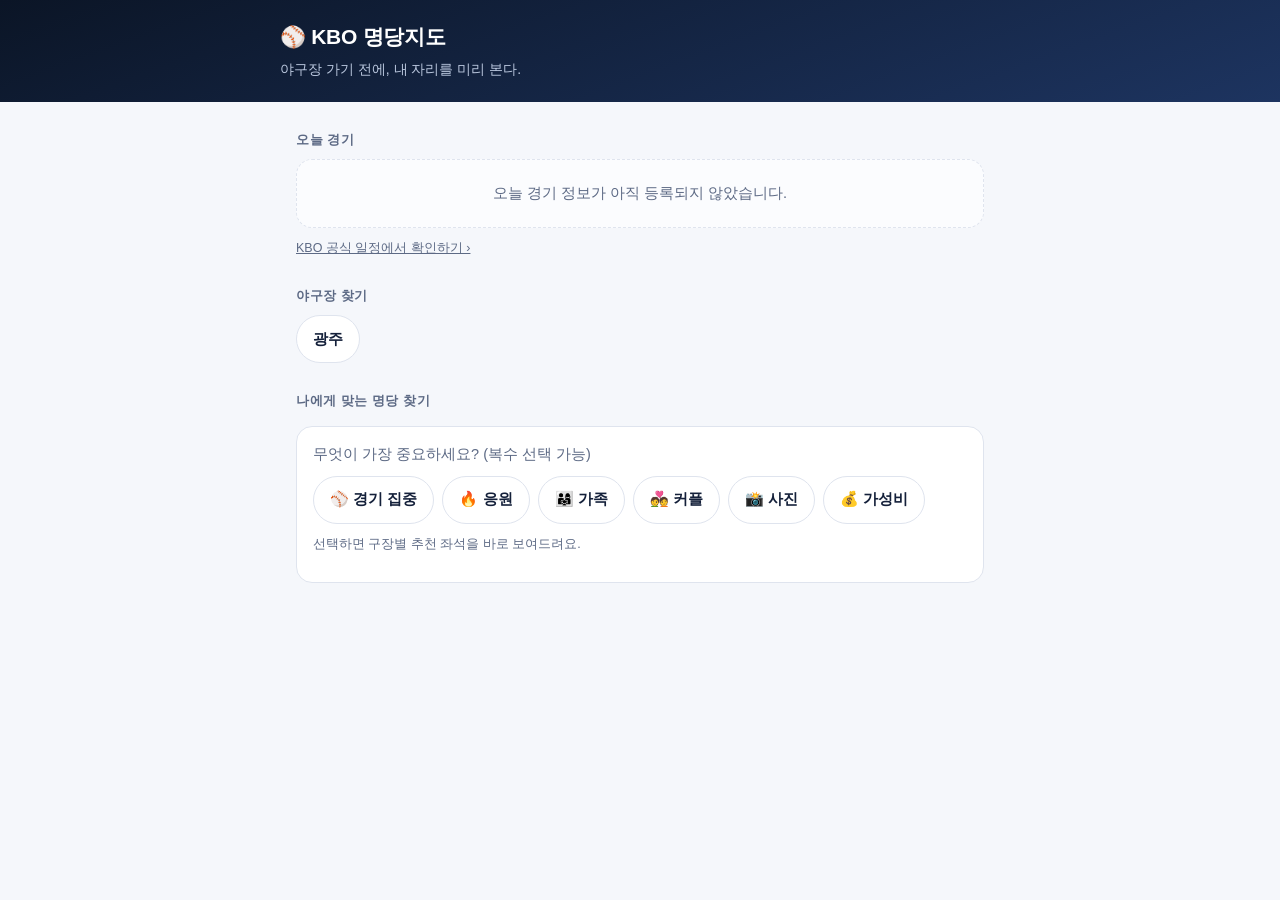
<file: index.html>
<!doctype html>
<html lang="ko">
<head>
<meta charset="UTF-8" />
<meta name="viewport" content="width=device-width, initial-scale=1, viewport-fit=cover" />
<title>KBO 명당지도 | 야구장 좌석·시야·날씨·예매 한눈에</title>
<meta name="description" content="야구장 가기 전에 내 자리를 미리 본다. 구장별 좌석 명당과 시야, 직관 날씨, 먹거리·굿즈샵·교통 정보를 한 곳에서 확인하세요." />
<!-- 공유 미리보기(OG).
     카카오·X 같은 스크래퍼는 이미지를 "이미지 URL"을 키로 자기 서버에 복사해두고
     오래 재확인하지 않는다. 그래서 og-image.png의 내용만 바꾸면 공유 카드는 몇 주 동안
     옛날 그림 그대로다. 그림을 바꿔야 할 때는 내용만 갈아끼우지 말고 파일명을
     og-image-v2.png 처럼 올릴 것. 옛 파일도 남겨둔다(이미 퍼진 링크가 깨지지 않도록). -->
<link rel="canonical" href="https://minimalbreeze.github.io/kbo-myeongdang/" />
<meta property="og:type" content="website" />
<meta property="og:site_name" content="KBO 명당지도" />
<meta property="og:locale" content="ko_KR" />
<meta property="og:title" content="⚾ KBO 명당지도 — 야구장 가기 전에, 내 자리를 미리 본다" />
<meta property="og:description" content="야구장 가기 전에, 내 자리를 미리 본다. 좌석 지도에서 구역을 눌러 시야와 평가를 확인하고, 직관 날씨와 경기 상태까지 한 화면에서." />
<meta property="og:image" content="https://minimalbreeze.github.io/kbo-myeongdang/og-image.png" />
<meta property="og:image:width" content="1200" />
<meta property="og:image:height" content="630" />
<meta property="og:url" content="https://minimalbreeze.github.io/kbo-myeongdang/" />
<meta name="twitter:card" content="summary_large_image" />
<meta name="twitter:title" content="⚾ KBO 명당지도 — 야구장 가기 전에, 내 자리를 미리 본다" />
<meta name="twitter:description" content="야구장 가기 전에, 내 자리를 미리 본다. 좌석 지도에서 구역을 눌러 시야와 평가를 확인하고, 직관 날씨와 경기 상태까지 한 화면에서." />
<meta name="twitter:image" content="https://minimalbreeze.github.io/kbo-myeongdang/og-image.png" />

<meta name="theme-color" content="#0b1526" />
<meta name="apple-mobile-web-app-capable" content="yes" />
<meta name="apple-mobile-web-app-status-bar-style" content="black-translucent" />
<meta name="apple-mobile-web-app-title" content="명당지도" />
<meta name="mobile-web-app-capable" content="yes" />
<link rel="manifest" href="manifest.json" />
<link rel="apple-touch-icon" href="icon-180.png" />
<link rel="icon" href="icon.svg" type="image/svg+xml" />
<link rel="icon" href="icon-192.png" type="image/png" sizes="192x192" />
<link rel="stylesheet" href="css/base.css" />
</head>
<body>

<header class="site-header">
  <div class="inner">
    <h1><a href="./">⚾ KBO 명당지도</a></h1>
    <p class="tagline">야구장 가기 전에, 내 자리를 미리 본다.</p>
  </div>
</header>

<div class="wrap">

  <h2 class="section-title">오늘 경기</h2>
  <div id="today-games" aria-live="polite">
    <div class="empty">경기 정보를 불러오는 중…</div>
  </div>

  <h2 class="section-title">야구장 찾기</h2>
  <div id="stadium-list" class="chips"></div>

  <h2 class="section-title">나에게 맞는 명당 찾기</h2>
  <div class="card">
    <p style="margin:0 0 10px;font-size:14.5px;color:var(--dim)">
      무엇이 가장 중요하세요? (복수 선택 가능)
    </p>
    <div id="pref-chips" class="chips"></div>
    <p id="pref-hint" class="meta"></p>
  </div>

</div>

<div class="sticky-cta" id="home-cta" hidden>
  <div class="inner">
    <a class="btn btn-primary btn-block" id="home-cta-link" href="#">명당 보러가기</a>
  </div>
</div>

<script src="js/config.js"></script>
<script src="js/analytics.js"></script>
<script src="js/services/dataService.js"></script>
<script src="js/services/gameService.js"></script>
<script src="js/services/shareService.js"></script>
<script src="js/recommend.js"></script>
<script src="js/ui/render.js"></script>
<script src="js/home.js"></script>
<!-- 서비스 워커 — 야구장에서 네트워크가 안 터져도 한 번 본 화면과 구장 데이터가 열린다.
     날씨는 캐시하지 않는다(오래된 날씨를 지금 날씨처럼 보여주지 않는다).
     등록에 실패해도 앱은 평소대로 동작한다. -->
<script>
  if ('serviceWorker' in navigator) {
    window.addEventListener('load', function () {
      navigator.serviceWorker.register('sw.js').catch(function () { /* 없어도 그만 */ });
    });
  }
</script>
</body>
</html>
</file>
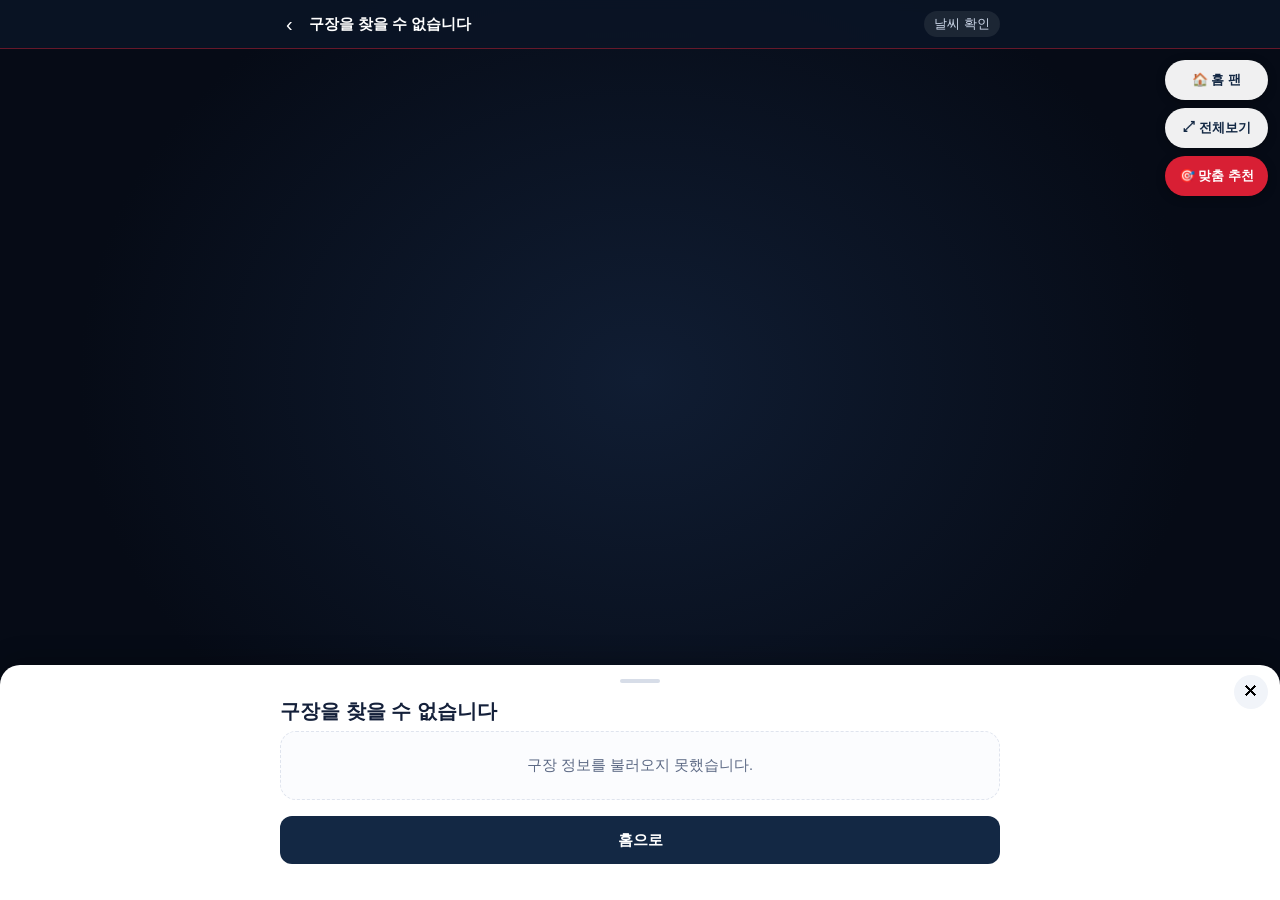
<file: stadium.html>
<!doctype html>
<html lang="ko">
<head>
<meta charset="UTF-8" />
<meta name="viewport" content="width=device-width, initial-scale=1, viewport-fit=cover, user-scalable=no" />
<title>구장 좌석 지도 | KBO 명당지도</title>
<meta name="description" content="구장 좌석 지도에서 구역을 눌러 시야·평가·가격을 확인하세요. 직관 날씨와 경기 상태, 먹거리·굿즈샵·편의시설까지 한 지도에서." />
<!-- 앱 본체. 검색엔진용 정적 페이지(/stadium/gwangju/)는 따로 만들어 여기로 보낸다. -->
<meta name="robots" content="noindex,follow" />
<!-- 공유 미리보기(OG).
     카카오·X 같은 스크래퍼는 이미지를 "이미지 URL"을 키로 자기 서버에 복사해두고
     오래 재확인하지 않는다. 그래서 og-image.png의 내용만 바꾸면 공유 카드는 몇 주 동안
     옛날 그림 그대로다. 그림을 바꿔야 할 때는 내용만 갈아끼우지 말고 파일명을
     og-image-v2.png 처럼 올릴 것. 옛 파일도 남겨둔다(이미 퍼진 링크가 깨지지 않도록). -->
<link rel="canonical" href="https://minimalbreeze.github.io/kbo-myeongdang/stadium.html" />
<meta property="og:type" content="website" />
<meta property="og:site_name" content="KBO 명당지도" />
<meta property="og:locale" content="ko_KR" />
<meta property="og:title" content="⚾ 구장 좌석 지도 — KBO 명당지도" />
<meta property="og:description" content="야구장 가기 전에, 내 자리를 미리 본다. 좌석 지도에서 구역을 눌러 시야와 평가를 확인하고, 직관 날씨와 경기 상태까지 한 화면에서." />
<meta property="og:image" content="https://minimalbreeze.github.io/kbo-myeongdang/og-image.png" />
<meta property="og:image:width" content="1200" />
<meta property="og:image:height" content="630" />
<meta property="og:url" content="https://minimalbreeze.github.io/kbo-myeongdang/stadium.html" />
<meta name="twitter:card" content="summary_large_image" />
<meta name="twitter:title" content="⚾ 구장 좌석 지도 — KBO 명당지도" />
<meta name="twitter:description" content="야구장 가기 전에, 내 자리를 미리 본다. 좌석 지도에서 구역을 눌러 시야와 평가를 확인하고, 직관 날씨와 경기 상태까지 한 화면에서." />
<meta name="twitter:image" content="https://minimalbreeze.github.io/kbo-myeongdang/og-image.png" />

<meta name="theme-color" content="#0b1526" />
<meta name="apple-mobile-web-app-capable" content="yes" />
<meta name="apple-mobile-web-app-status-bar-style" content="black-translucent" />
<meta name="apple-mobile-web-app-title" content="명당지도" />
<meta name="mobile-web-app-capable" content="yes" />
<link rel="manifest" href="manifest.json" />
<link rel="apple-touch-icon" href="icon-180.png" />
<link rel="icon" href="icon.svg" type="image/svg+xml" />
<link rel="icon" href="icon-192.png" type="image/png" sizes="192x192" />
<link rel="stylesheet" href="css/base.css" />
<link rel="stylesheet" href="css/map.css" />
</head>
<body class="map-page">

<div class="map-shell">

  <!-- 지도가 화면 전부다. 목록·탭을 앞에 세우지 않는다. -->
  <div id="seat-map" aria-label="좌석 지도"></div>

  <header class="map-top">
    <div class="row">
      <a class="back" href="./" aria-label="홈으로">‹</a>
      <div class="name" id="stadium-name">불러오는 중…</div>
      <button class="wx" id="wx-chip" type="button">날씨 확인</button>
    </div>
  </header>

  <div class="rank-bar" id="rank-bar" hidden></div>

  <div class="map-controls">
    <button class="ghost" id="side-btn" type="button">🏠 홈 팬</button>
    <button class="ghost" id="reset-btn" type="button">⤢ 전체보기</button>
    <button id="rec-btn" type="button">🎯 맞춤 추천</button>
  </div>

  <!-- 범례는 한 줄이면 된다. 핀이 흰 동그라미 버튼이 된 뒤로는 이모지를
       풀어 설명할 필요가 없고, 정작 알려줘야 할 것은 "눌러도 된다"는 사실이다. -->
  <div class="legend" id="legend">🍤🎁🚪 눌러보세요 · 구역 배치 개략도</div>

  <!-- 구역을 누르면 올라오는 시트 -->
  <section class="sheet" id="sheet" data-open="false" aria-live="polite">
    <div class="grab"></div>
    <button class="close" id="sheet-close" type="button" aria-label="닫기">✕</button>
    <div class="inner" id="sheet-body"></div>
  </section>

</div>

<script src="js/config.js"></script>
<script src="js/analytics.js"></script>
<script src="js/services/dataService.js"></script>
<script src="js/services/gameService.js"></script>
<script src="js/services/weatherService.js"></script>
<script src="js/services/shareService.js"></script>
<script src="js/recommend.js"></script>
<script src="js/ui/render.js"></script>
<script src="js/ui/seatMap.js"></script>
<script src="js/ui/seatView.js"></script>
<script src="js/ui/shareCard.js"></script>
<script src="js/ui/report.js"></script>
<script src="js/stadium.js"></script>
<!-- 서비스 워커 — 야구장에서 네트워크가 안 터져도 한 번 본 화면과 구장 데이터가 열린다.
     날씨는 캐시하지 않는다(오래된 날씨를 지금 날씨처럼 보여주지 않는다).
     등록에 실패해도 앱은 평소대로 동작한다. -->
<script>
  if ('serviceWorker' in navigator) {
    window.addEventListener('load', function () {
      navigator.serviceWorker.register('sw.js').catch(function () { /* 없어도 그만 */ });
    });
  }
</script>
</body>
</html>
</file>
<file: css/base.css>
/* KBO 명당지도 — 디자인 토큰과 공통 요소
   방향: SPORTS + MAP + PREMIUM (딥네이비 / 화이트 / 레드 포인트)
   모바일 우선. 정보 전달을 방해하는 애니메이션은 쓰지 않는다. */

:root {
  --navy-900: #0b1526;
  --navy-800: #132844;
  --navy-700: #1d3460;
  --navy-100: #e7ecf4;
  --red:      #d81f34;
  --red-dark: #a8172a;
  --bg:       #f5f7fb;
  --card:     #ffffff;
  --line:     #dfe4ee;
  --tx:       #14203a;
  --dim:      #5d6a85;
  --ok:       #157a4a;
  --warn:     #a76a00;
  --bad:      #b4232f;
  --radius:   16px;
  --tap:      48px;            /* 최소 터치 영역 */
  --safe-b:   env(safe-area-inset-bottom, 0px);
}

* { box-sizing: border-box; }

body {
  margin: 0;
  background: var(--bg);
  color: var(--tx);
  font-family: -apple-system, BlinkMacSystemFont, "Apple SD Gothic Neo",
               "Malgun Gothic", "Noto Sans KR", sans-serif;
  font-size: 16px;
  line-height: 1.6;
  -webkit-text-size-adjust: 100%;
}

.wrap { max-width: 720px; margin: 0 auto; padding: 0 16px 96px; }

/* ---------- 헤더 ---------- */
.site-header {
  background: linear-gradient(160deg, var(--navy-900), var(--navy-700));
  color: #fff;
  padding: 20px 16px 22px;
}
.site-header .inner { max-width: 720px; margin: 0 auto; }
.site-header h1 { margin: 0; font-size: 21px; letter-spacing: -0.3px; }
.site-header h1 a { color: #fff; text-decoration: none; }
.site-header .tagline { margin: 4px 0 0; font-size: 14px; color: #b9c6dd; }

/* ---------- 카드 ---------- */
.card {
  background: var(--card);
  border: 1px solid var(--line);
  border-radius: var(--radius);
  padding: 16px;
  margin: 14px 0;
}
.card h2 { margin: 0 0 10px; font-size: 17px; }
.card h3 { margin: 0 0 6px; font-size: 15px; }

.section-title {
  margin: 28px 0 8px;
  font-size: 13px;
  font-weight: 800;
  letter-spacing: 0.04em;
  color: var(--dim);
}

/* ---------- 버튼 ---------- */
.btn {
  display: inline-flex;
  align-items: center;
  justify-content: center;
  gap: 6px;
  min-height: var(--tap);
  padding: 12px 18px;
  border: 0;
  border-radius: 12px;
  background: var(--navy-800);
  color: #fff;
  font-size: 15px;
  font-weight: 700;
  text-decoration: none;
  cursor: pointer;
}
.btn:active { opacity: 0.85; }
.btn-primary { background: var(--red); }
.btn-ghost { background: #fff; color: var(--navy-800); border: 1px solid var(--line); }
.btn-block { display: flex; width: 100%; }
.btn[disabled] { opacity: 0.5; cursor: default; }

/* ---------- 칩(구장·취향 선택) ---------- */
.chips { display: flex; flex-wrap: wrap; gap: 8px; }
.chip {
  min-height: var(--tap);
  padding: 10px 16px;
  border: 1px solid var(--line);
  border-radius: 999px;
  background: #fff;
  color: var(--tx);
  font-size: 15px;
  font-weight: 600;
  text-decoration: none;
  display: inline-flex;
  align-items: center;
  cursor: pointer;
}
.chip[aria-pressed="true"] { background: var(--navy-800); color: #fff; border-color: var(--navy-800); }
.chip[aria-disabled="true"] { opacity: 0.45; pointer-events: none; }

/* ---------- 상태 뱃지 ---------- */
/* 색만으로 뜻을 전달하지 않는다 — 이모지와 글자를 항상 함께 쓴다. */
.badge {
  display: inline-flex;
  align-items: center;
  gap: 5px;
  padding: 5px 11px;
  border-radius: 999px;
  font-size: 13px;
  font-weight: 700;
  background: var(--navy-100);
  color: var(--navy-800);
}
.badge-ok   { background: #dff2e6; color: var(--ok); }
.badge-warn { background: #fdf0d8; color: var(--warn); }
.badge-bad  { background: #fbe0e2; color: var(--bad); }

/* ---------- 정보 없음 ---------- */
/* 빈 화면을 보여주지 않는다(지시서 61번). */
.empty {
  padding: 22px 16px;
  border: 1px dashed var(--line);
  border-radius: var(--radius);
  background: #fbfcfe;
  color: var(--dim);
  font-size: 14.5px;
  text-align: center;
}

/* ---------- 출처·갱신일 ---------- */
.meta { margin-top: 10px; font-size: 12.5px; color: var(--dim); }
.meta a { color: var(--dim); }
.disclaimer {
  margin-top: 8px;
  padding: 10px 12px;
  border-left: 3px solid var(--line);
  background: #fbfcfe;
  font-size: 13px;
  color: var(--dim);
}

/* ---------- 탭 ---------- */
.tabs {
  display: flex;
  gap: 6px;
  overflow-x: auto;
  -webkit-overflow-scrolling: touch;
  padding: 4px 0 10px;
}
.tabs button {
  flex: 0 0 auto;
  min-height: 44px;
  padding: 8px 15px;
  border: 1px solid var(--line);
  border-radius: 999px;
  background: #fff;
  font-size: 14.5px;
  font-weight: 700;
  color: var(--dim);
  cursor: pointer;
  white-space: nowrap;
}
.tabs button[aria-selected="true"] { background: var(--navy-800); color: #fff; border-color: var(--navy-800); }

/* ---------- 하단 고정 CTA ---------- */
.sticky-cta {
  position: fixed;
  left: 0; right: 0; bottom: 0;
  padding: 10px 16px calc(10px + var(--safe-b));
  background: rgba(255, 255, 255, 0.96);
  border-top: 1px solid var(--line);
  backdrop-filter: blur(6px);
}
.sticky-cta .inner { max-width: 720px; margin: 0 auto; display: flex; gap: 8px; }

/* ---------- 토스트 ---------- */
.toast {
  position: fixed;
  left: 50%;
  bottom: calc(84px + var(--safe-b));
  transform: translateX(-50%);
  background: var(--navy-900);
  color: #fff;
  padding: 11px 18px;
  border-radius: 999px;
  font-size: 14px;
  z-index: 50;
}

/* 키보드 포커스가 보이도록 유지한다. */
:focus-visible { outline: 3px solid var(--red); outline-offset: 2px; }

.sr-only {
  position: absolute; width: 1px; height: 1px;
  padding: 0; margin: -1px; overflow: hidden;
  clip: rect(0 0 0 0); white-space: nowrap; border: 0;
}

/* 값이 없을 때 문장 안에 들어가는 표시 */
.empty-inline { color: var(--dim); font-style: normal; }

/* 홈 — 오늘 경기 카드 */
.game-card { display: flex; align-items: center; gap: 12px; }
.game-card .teams { font-size: 17px; font-weight: 800; }
.game-card .where { font-size: 14px; color: var(--dim); margin-top: 2px; }

/* 날씨 */
.weather-now { display: flex; align-items: center; gap: 14px; }
.weather-now .temp { font-size: 30px; font-weight: 800; line-height: 1; }
.weather-now .emoji { font-size: 34px; }
.weather-now .cond { font-size: 14px; color: var(--dim); }
.index-score { display: flex; align-items: baseline; gap: 8px; margin-top: 12px; }
.index-score b { font-size: 24px; }
.hourly { display: flex; gap: 8px; overflow-x: auto; padding: 12px 0 4px; }
.hourly div {
  flex: 0 0 auto; min-width: 72px; text-align: center;
  border: 1px solid var(--line); border-radius: 12px; padding: 8px 6px; background: #fff;
}
.hourly .h { font-size: 12.5px; color: var(--dim); }
.hourly .t { font-size: 15px; font-weight: 700; }
.hourly .p { font-size: 12.5px; color: var(--navy-700); }

/* 좌석 점수 */
.scores { list-style: none; margin: 0; padding: 0; }
.scores li { display: flex; justify-content: space-between; gap: 10px; padding: 7px 0; border-bottom: 1px solid var(--line); }
.scores li:last-child { border-bottom: 0; }

/* 추천 순위 */
.rank { display: flex; align-items: center; gap: 10px; }
.rank .medal { font-size: 22px; }

/* ---------- 폼(제보) ---------- */
.fld { display: block; margin: 14px 0; border: 0; padding: 0; }
.fld > span, .fld > legend {
  display: block; font-size: 14px; font-weight: 700; margin-bottom: 6px; padding: 0;
}
.fld em { font-weight: 400; color: var(--dim); font-style: normal; }
.fld select, .fld textarea, .fld input[type="text"] {
  width: 100%; min-height: var(--tap); padding: 11px 12px;
  border: 1px solid var(--line); border-radius: 12px;
  background: #fff; color: var(--tx);
  font: inherit; font-size: 16px;   /* iOS가 16px 미만이면 입력 시 화면을 확대한다 */
}
.fld textarea { min-height: 120px; resize: vertical; line-height: 1.6; }
.fld .chips { margin-top: 2px; }
.fld .chip { min-height: 42px; font-size: 14px; padding: 8px 14px; }

/* 명당 배지 — 이 앱의 이름값을 하는 표시라 눈에 띄게 둔다 */
.badge-my { background: #fdefc3; color: #8a5a00; }

/* 왜 명당인지, 어디서 온 이야기인지 */
.basis {
  margin: 12px 0 4px;
  padding: 12px 14px;
  background: #fbfcfe;
  border-left: 3px solid var(--red);
  border-radius: 0 10px 10px 0;
  font-size: 14.5px;
  color: var(--tx);
}

/* 추천 순위 — 눌러서 해당 구역으로 건너뛴다 */
.rank-btn {
  display: flex; width: 100%; text-align: left; gap: 12px;
  align-items: flex-start; margin: 10px 0; padding: 14px;
  border: 1px solid var(--line); border-radius: var(--radius);
  background: #fff; cursor: pointer; font: inherit; color: inherit;
}
.rank-btn:active { background: #f6f8fc; }
.rank-body { display: flex; flex-direction: column; gap: 5px; align-items: flex-start; }
.rank-desc { font-size: 13.5px; color: var(--dim); }

/* 이 자리에서 보기 */
#seat-view { margin: 8px 0 6px; }
.view-hint { margin: 0 0 8px; font-size: 12.5px; color: var(--dim); text-align: center; }

/* 블록 번호 */
.blocks { margin: 10px 0 2px; font-size: 15px; }
.blocks b {
  display: inline-block; padding: 3px 10px; margin: 0 2px;
  background: var(--navy-100); color: var(--navy-800);
  border-radius: 8px; font-weight: 800;
}

/* 먹거리·굿즈·시설·교통 카드 */
.place {
  border: 1px solid var(--line); border-radius: 12px;
  padding: 12px 14px; margin: 8px 0; background: #fff;
}
.place-top { display: flex; justify-content: space-between; gap: 10px; align-items: baseline; }
.place-top b { font-size: 15.5px; }
.place-where { font-size: 13.5px; color: var(--dim); white-space: nowrap; }
.place-menu { display: flex; flex-wrap: wrap; gap: 6px; margin-top: 9px; }
.place-menu span {
  font-size: 13px; padding: 4px 10px; border-radius: 999px;
  background: var(--navy-100); color: var(--navy-800);
}
.place-desc { margin: 8px 0 0; font-size: 14px; color: var(--dim); line-height: 1.6; }
</file>
<file: css/map.css>
/* 전체화면 지도 화면.
   불꽃축제 명당지도와 같은 뼈대: 지도가 화면 전부, 위에 얇은 헤더,
   구석에 버튼과 범례, 선택하면 아래에서 시트가 올라온다. */

html, body.map-page { height: 100%; margin: 0; overflow: hidden; }

.map-shell { position: fixed; inset: 0; background: radial-gradient(ellipse at 50% 42%, #101d33 0%, #060b16 62%); }
#seat-map { position: absolute; inset: 0; }

/* ---------- 상단 얇은 헤더 ---------- */
.map-top {
  position: absolute; top: 0; left: 0; right: 0; z-index: 20;
  background: rgba(11, 21, 38, 0.88);
  color: #fff;
  padding: calc(8px + env(safe-area-inset-top, 0px)) 12px 8px;
  border-bottom: 1px solid rgba(216, 31, 52, 0.45);
  backdrop-filter: blur(6px);
}
.map-top .row { display: flex; align-items: center; gap: 10px; max-width: 720px; margin: 0 auto; }
.map-top .back { color: #fff; text-decoration: none; font-size: 20px; line-height: 1; padding: 6px; }
.map-top .name { font-size: 15px; font-weight: 800; flex: 1; min-width: 0;
  overflow: hidden; text-overflow: ellipsis; white-space: nowrap; }
.map-top .wx {
  font-size: 13px; color: #cdd8ea; white-space: nowrap;
  background: rgba(255,255,255,.08); padding: 4px 10px; border-radius: 999px;
  border: 0; cursor: pointer;
}

/* ---------- 구석 컨트롤 ---------- */
.map-controls {
  position: absolute; right: 12px; z-index: 20;
  top: calc(60px + env(safe-area-inset-top, 0px));
  display: flex; flex-direction: column; gap: 8px;
}
.map-controls button {
  min-height: 40px; padding: 8px 14px; border: 0; border-radius: 999px;
  background: #d81f34; color: #fff; font-size: 13px; font-weight: 800;
  box-shadow: 0 2px 10px rgba(0,0,0,.3); cursor: pointer;
}
.map-controls button.ghost { background: rgba(255,255,255,.94); color: #132844; }

.legend {
  position: absolute; left: 12px; z-index: 20;
  bottom: calc(66px + env(safe-area-inset-bottom, 0px));
  background: rgba(255,255,255,.92); border-radius: 999px;
  padding: 7px 14px; font-size: 11.5px; line-height: 1.4; color: #3d4a63;
  box-shadow: 0 2px 10px rgba(0,0,0,.18); white-space: nowrap;
}
.legend b { display: block; font-size: 11px; color: #5d6a85; margin-bottom: 2px; }
.legend .sw {
  display: inline-block; width: 14px; height: 10px; border-radius: 2px;
  vertical-align: middle; margin-right: 5px; border: 1px solid #fff;
}
.legend .sw-v { background: #1d3460; }
.legend .sw-c { background: #1d3460; opacity: .62; }
.legend .sw-u { background: #5d6a85; opacity: .36; }

/* ---------- 하단 시트 ---------- */
.sheet {
  position: absolute; left: 0; right: 0; bottom: 0; z-index: 30;
  background: #fff; border-radius: 20px 20px 0 0;
  box-shadow: 0 -6px 24px rgba(0,0,0,.22);
  max-height: 78vh; overflow-y: auto;
  padding: 8px 16px calc(20px + env(safe-area-inset-bottom, 0px));
  transform: translateY(101%);
  transition: transform .22s ease-out;
}
.sheet[data-open="true"] { transform: translateY(0); }
@media (prefers-reduced-motion: reduce) { .sheet { transition: none; } }
.sheet .grab { width: 40px; height: 4px; border-radius: 999px; background: #d7dde8; margin: 6px auto 12px; }
.sheet h2 { margin: 0 0 4px; font-size: 20px; }
.sheet .close {
  position: absolute; top: 10px; right: 12px; border: 0; background: #f1f4f9;
  width: 34px; height: 34px; border-radius: 999px; font-size: 16px; cursor: pointer;
}
.sheet-actions { display: flex; gap: 8px; margin-top: 14px; }
.sheet-actions .btn { flex: 1; }

/* 지도 위에서는 본문 최대폭을 시트 안에서만 쓴다 */
.sheet .inner { max-width: 720px; margin: 0 auto; }

/* 무엇을 기준으로 1·2·3위를 매겼는지 — 지도 위에 항상 보인다 */
/* ── 지도 위 취향 고르기 ──────────────────────────────────
   시트를 열지 않고 지도에서 바로 고른다. 칩이 여섯 개 + 종합이라
   좁은 화면에서는 가로로 밀어서 본다. */
.rank-bar {
  /* 위쪽은 오른쪽 버튼 더미와 부딪힌다. 무엇보다 자주 누르는 것이니
     엄지가 닿는 화면 아래에 둔다. */
  position: absolute; z-index: 20;
  bottom: calc(12px + env(safe-area-inset-bottom, 0px));
  left: 0; right: 0;
}
.pchips {
  display: flex; gap: 6px; overflow-x: auto; scrollbar-width: none;
  padding: 2px 12px 6px;
  -webkit-overflow-scrolling: touch;
}
.pchips::-webkit-scrollbar { display: none; }
.pchip {
  flex: 0 0 auto; cursor: pointer;
  border: 0; border-radius: 999px;
  padding: 8px 13px; font: inherit; font-size: 13px; font-weight: 700;
  white-space: nowrap; color: #132844;
  background: rgba(255,255,255,.95);
  box-shadow: 0 2px 8px rgba(0,0,0,.25);
}
.pchip[aria-pressed="true"] {
  background: #d81f34; color: #fff;
  box-shadow: 0 2px 10px rgba(216,31,52,.45);
}
/* 지도 오른쪽 버튼 더미와 겹치지 않게 칩 줄 끝에 여백을 둔다. */
.pchips::after { content: ''; flex: 0 0 8px; }

/* ── 이 구역 어디에 앉을까 ────────────────────────────────
   구역 하나를 통째로 명당이라고 하지 않는다. 블록과 열까지 내려간 목록. */
.picks { list-style: none; margin: 8px 0 0; padding: 0; }
.picks li {
  border: 1px solid var(--line);
  border-radius: 12px;
  padding: 12px 14px;
  margin-bottom: 8px;
  background: var(--card);
}
.picks .pick-head {
  display: flex; align-items: baseline; justify-content: space-between;
  gap: 10px; margin-bottom: 4px;
}
.picks .pick-head b { font-size: 15.5px; }
.picks .pick-no {
  font-weight: 800; font-size: 15px; color: var(--brand);
  white-space: nowrap; letter-spacing: -0.2px;
}
.picks .pick-why { display: block; font-size: 13.5px; color: var(--dim); line-height: 1.55; }
.picks-row .pick-no { color: #2f6f8f; }
.pick-sub { margin: 14px 0 0; font-size: 13px; color: var(--dim); font-weight: 700; }

/* ── 이 자리에서 가는 길 ──────────────────────────────── */
.guide-card {
  border: 1px solid var(--line); border-radius: 12px;
  padding: 12px 14px; background: var(--card);
}
.guide-where { margin: 0; font-size: 13px; color: var(--dim); font-weight: 700; }
.guide-pick { margin: 4px 0 0; font-size: 16px; }
.guide-tip {
  margin: 8px 0 0; font-size: 13.5px; color: var(--dim);
  line-height: 1.55; padding-left: 10px; border-left: 3px solid var(--line);
}

/* ── 시설 핀 시트 ────────────────────────────────────── */
.place-where-big { margin: 0 0 10px; color: var(--dim); font-weight: 700; font-size: 14px; }
ul.detail { margin: 8px 0 0; padding-left: 18px; }
ul.detail li { font-size: 14.5px; line-height: 1.6; margin-bottom: 5px; }
.legend .lg { display: inline-block; width: 20px; text-align: center; margin-right: 4px; }

/* 정정 통로 — 조용히, 맨 아래에. */
.fix-line { margin: 14px 0 4px; text-align: center; }
.fix-line button {
  background: none; border: 0; padding: 4px;
  font-size: 12.5px; color: var(--dim); text-decoration: underline;
  text-underline-offset: 3px; cursor: pointer; font-family: inherit;
}

/* ── 오늘 경기를 모를 때 ──────────────────────────────────
   빈 상자는 고장난 것처럼 보인다. 한 번 눌러 답에 닿게 한다. */
.game-fallback {
  border: 1px solid var(--line); border-radius: 12px;
  padding: 14px; background: var(--card);
}
.gf-date { margin: 0; font-size: 16px; font-weight: 800; }
.gf-why { margin: 6px 0 12px; font-size: 13.5px; color: var(--dim); line-height: 1.6; }
.game-fallback .btn + .btn { margin-top: 8px; }
</file>
